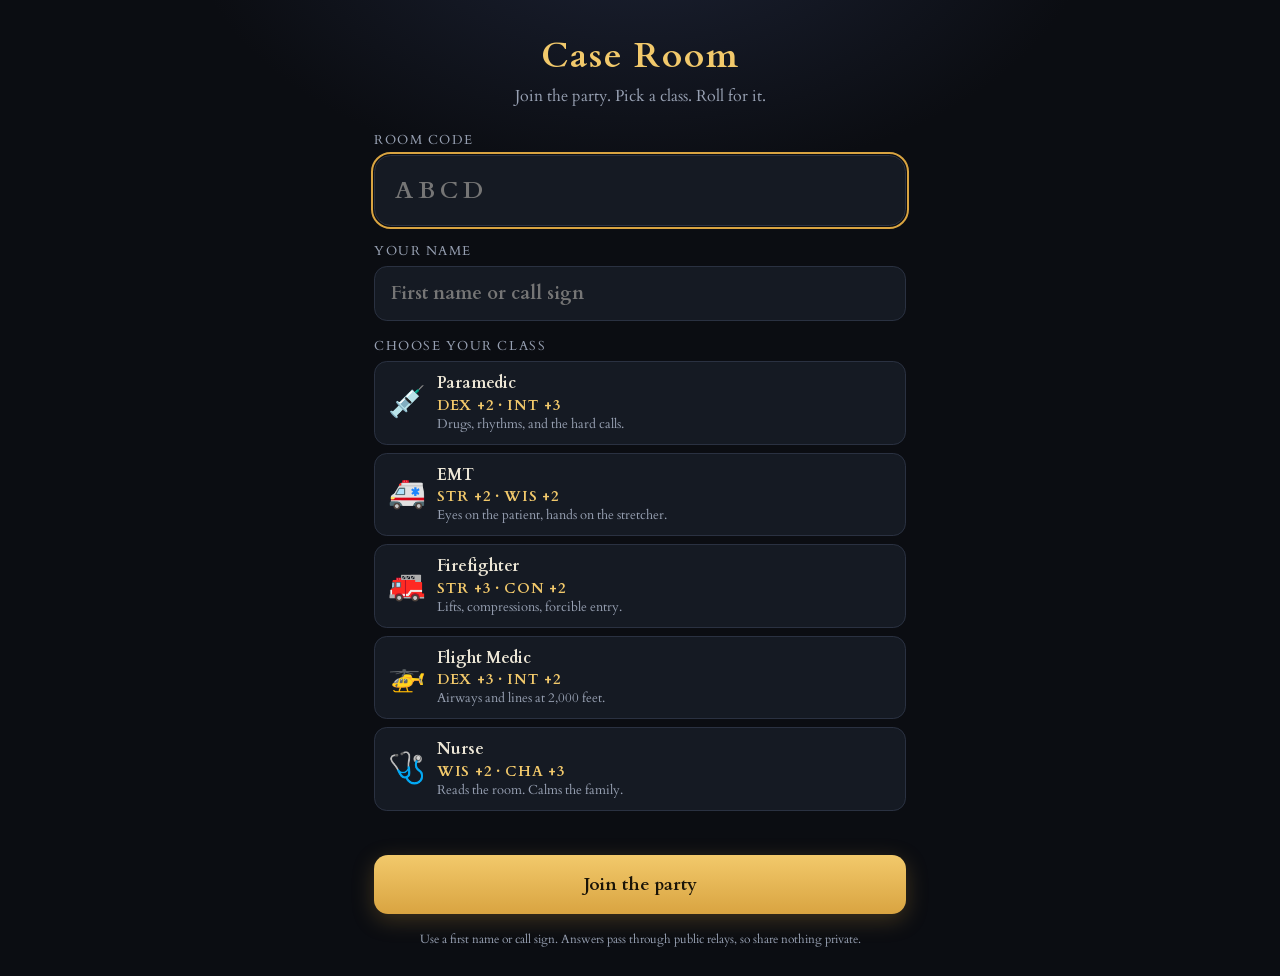
<file: index.html>
<!DOCTYPE html>
<html lang="en">
<head>
<meta charset="utf-8">
<!-- Security policy: only this site's own scripts run, and the page can only talk to the game relays
     (plus a local test relay). Keep it the first tag in <head>. -->
<meta http-equiv="Content-Security-Policy" content="default-src 'none'; script-src 'self'; style-src 'self' 'unsafe-inline'; font-src 'self'; img-src 'self' data:; connect-src 'self' wss://broker.emqx.io:8084 wss://broker.hivemq.com:8884 wss://mqtt.eclipseprojects.io ws://localhost:8883 ws://127.0.0.1:8883; worker-src blob:; base-uri 'none'; form-action 'none'; object-src 'none'">
<meta name="viewport" content="width=device-width, initial-scale=1, viewport-fit=cover">
<meta name="theme-color" content="#0b0d12">
<title>Case Room · Join</title>
<link rel="icon" href="assets/icon.svg" type="image/svg+xml">
<link rel="preload" href="fonts/cardo-latin-400-normal.woff2" as="font" type="font/woff2" crossorigin>
<link rel="preload" href="fonts/cardo-latin-700-normal.woff2" as="font" type="font/woff2" crossorigin>
<link rel="stylesheet" href="css/fonts.css">
<link rel="stylesheet" href="css/player.css">
</head>
<body class="player">
<main id="app">
  <section id="sJoin" hidden>
    <div class="brand"><h1>Case Room</h1><p>Join the party. Pick a class. Roll for it.</p></div>
    <form id="fJoin" autocomplete="off">
      <label class="fld"><span>Room code</span><input id="inCode" maxlength="8" inputmode="text" autocapitalize="characters" spellcheck="false" placeholder="ABCD"></label>
      <label class="fld"><span>Your name</span><input id="inName" maxlength="18" autocapitalize="words" spellcheck="false" placeholder="First name or call sign"></label>
      <div class="fld"><span>Choose your class</span><div class="cls-pick" id="clsPick"></div></div>
      <p class="err" id="joinErr"></p>
      <button class="primary" type="submit">Join the party</button>
    </form>
    <p class="fine">Use a first name or call sign. Answers pass through public relays, so share nothing private.</p>
  </section>
  <section id="sMain" hidden>
    <header class="ph"><span class="ph-room"></span><span class="ph-me"></span><span class="ph-xp"></span></header>
    <div class="status" id="status" hidden></div>
    <div id="content"></div>
    <footer class="pf"><span id="netDot" class="dot"></span><span id="netTxt"></span><button type="button" id="btnLeave" class="link">Not you?</button></footer>
  </section>
</main>
<script src="vendor/mqtt.min.js"></script>
<script src="js/rules.js"></script>
<script src="js/net.js"></script>
<script src="js/player.js"></script>
</body>
</html>
</file>
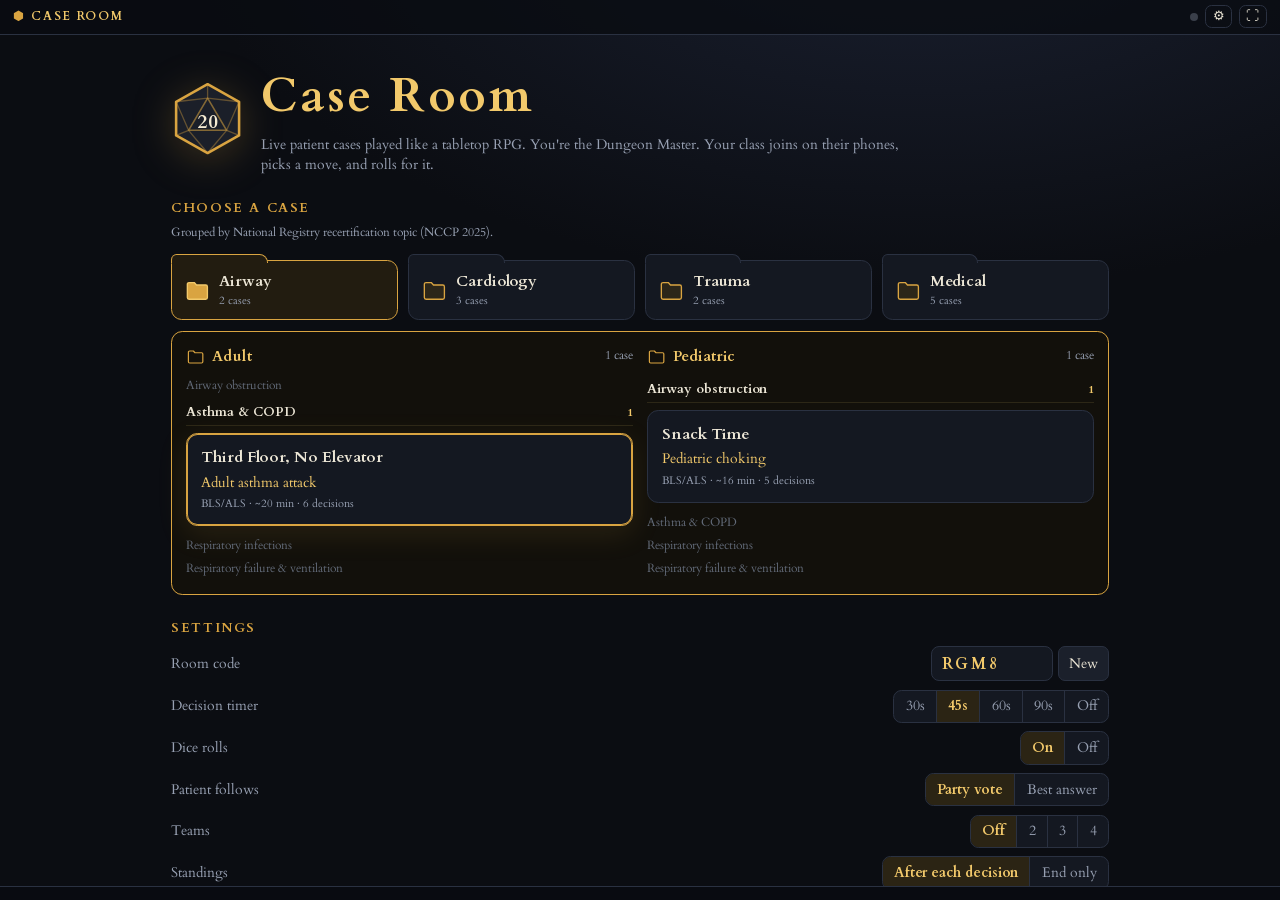
<file: host.html>
<!DOCTYPE html>
<html lang="en">
<head>
<meta charset="utf-8">
<!-- Security policy: only this site's own scripts run, and the page can only talk to the game relays
     (plus a local test relay). Keep it the first tag in <head>. -->
<meta http-equiv="Content-Security-Policy" content="default-src 'none'; script-src 'self'; style-src 'self' 'unsafe-inline'; font-src 'self'; img-src 'self' data:; connect-src 'self' wss://broker.emqx.io:8084 wss://broker.hivemq.com:8884 wss://mqtt.eclipseprojects.io ws://localhost:8883 ws://127.0.0.1:8883; worker-src blob:; base-uri 'none'; form-action 'none'; object-src 'none'">
<meta name="viewport" content="width=device-width, initial-scale=1">
<meta name="theme-color" content="#0b0d12">
<title>Case Room · DM Screen</title>
<link rel="icon" href="assets/icon.svg" type="image/svg+xml">
<link rel="preload" href="fonts/cardo-latin-400-normal.woff2" as="font" type="font/woff2" crossorigin>
<link rel="preload" href="fonts/cardo-latin-700-normal.woff2" as="font" type="font/woff2" crossorigin>
<link rel="stylesheet" href="css/fonts.css">
<link rel="stylesheet" href="css/host.css">
</head>
<body class="host">
<header class="bar">
  <div class="brand"><span class="brand-d20" aria-hidden="true">⬢</span>CASE ROOM <span class="case-title" id="barTitle"></span></div>
  <div class="bar-mid" id="barStep"></div>
  <div class="bar-right">
    <span class="chip join" id="barJoin" hidden></span>
    <span class="chip people" id="barParty" hidden></span>
    <span class="dot idle" id="barNet" title="Connection"></span>
    <button type="button" class="icon" id="btnRoll" title="Call for a roll (R)" hidden>🎲</button>
    <button type="button" class="icon" id="btnSettings" title="Settings">⚙︎</button>
    <button type="button" class="icon" id="btnFull" title="Full screen (F)">⛶</button>
  </div>
</header>
<main>
  <section id="vSetup" class="view"></section>
  <section id="vLobby" class="view" hidden></section>
  <section id="vGame" class="view" hidden>
    <div class="stage-left" id="left"></div>
    <div class="stage-right"><div class="hp" id="hp"></div><div id="monitor"></div></div>
  </section>
  <section id="vFinal" class="view" hidden></section>
</main>
<footer class="ctl"><span class="hint" id="hint"></span><button type="button" class="next" id="btnNext">Next ▸</button></footer>
<div class="modal" id="mRoll" hidden></div>
<div class="modal" id="mSettings" hidden></div>
<script src="vendor/mqtt.min.js"></script>
<script src="vendor/qrcode.js"></script>
<script src="js/rules.js"></script>
<script src="js/ecg.js"></script>
<script src="js/monitor.js"></script>
<script src="js/net.js"></script>
<script src="js/topics.js"></script>
<!-- Cases live in js/cases/<registry topic>/<adult|pediatric>/. Add a line here for each new case. -->
<script src="js/cases/airway/adult/third-floor.js"></script>
<script src="js/cases/cardiology/adult/kitchen-table.js"></script>
<script src="js/cases/cardiology/adult/match-point.js"></script>
<script src="js/cases/medical/adult/words-wont-come.js"></script>
<script src="js/cases/medical/adult/locked-door.js"></script>
<script src="js/cases/medical/adult/mile-25.js"></script>
<script src="js/cases/medical/adult/bus-stop.js"></script>
<script src="js/cases/trauma/adult/down-at-the-barrier.js"></script>
<script src="js/cases/airway/pediatric/snack-time.js"></script>
<script src="js/cases/cardiology/pediatric/wont-feed.js"></script>
<script src="js/cases/medical/pediatric/birthday-party.js"></script>
<script src="js/cases/trauma/pediatric/handlebars.js"></script>
<script src="js/host.js"></script>
</body>
</html>
</file>
<file: css/fonts.css>
/* Cardo by David J. Perry, bundled under the SIL Open Font License 1.1 (fonts/OFL.txt).
   Bundled rather than loaded from Google Fonts, so it works on networks that block font services. */
@font-face { font-family: 'Cardo'; font-style: normal; font-weight: 400; font-display: swap; src: url(../fonts/cardo-latin-400-normal.woff2) format('woff2'); }
@font-face { font-family: 'Cardo'; font-style: italic; font-weight: 400; font-display: swap; src: url(../fonts/cardo-latin-400-italic.woff2) format('woff2'); }
@font-face { font-family: 'Cardo'; font-style: normal; font-weight: 700; font-display: swap; src: url(../fonts/cardo-latin-700-normal.woff2) format('woff2'); }
@font-face { font-family: 'Cardo'; font-style: normal; font-weight: 400; font-display: swap; src: url(../fonts/cardo-latin-ext-400-normal.woff2) format('woff2'); unicode-range: ; }
@font-face { font-family: 'Cardo'; font-style: italic; font-weight: 400; font-display: swap; src: url(../fonts/cardo-latin-ext-400-italic.woff2) format('woff2'); unicode-range: ; }
@font-face { font-family: 'Cardo'; font-style: normal; font-weight: 700; font-display: swap; src: url(../fonts/cardo-latin-ext-700-normal.woff2) format('woff2'); unicode-range: ; }
</file>
<file: css/player.css>
/* Case Room — player phone */
:root {
  --bg: #0b0d12; --panel: #151a23; --panel2: #1c222d; --line: #2a3141; --text: #ece6d6; --muted: #98a1b3;
  --gold: #d9a441; --gold2: #f2c96b; --ok: #3ddc84; --bad: #ff5d6c;
  --A: #3ddc84; --B: #38c6f4; --C: #f5c542; --D: #ff6b9a;
  --serif: 'Cardo', Georgia, 'Times New Roman', serif;
  --sans: 'Cardo', Georgia, 'Times New Roman', serif;
  --num: 'Cardo', Georgia, 'Times New Roman', serif;
  --story: 'Cardo', Georgia, 'Times New Roman', serif;
}
* { box-sizing: border-box; -webkit-tap-highlight-color: transparent; }
html, body { margin: 0; min-height: 100%; }
[hidden] { display: none !important; }
body.player { background: radial-gradient(700px 420px at 50% -10%, #1c2234 0%, var(--bg) 65%) fixed, var(--bg); color: var(--text); font: 400 16px/1.45 var(--sans); -webkit-font-smoothing: antialiased; }
button { font: inherit; color: inherit; cursor: pointer; }
#app { max-width: 560px; margin: 0 auto; padding: max(12px, env(safe-area-inset-top)) 14px max(16px, env(safe-area-inset-bottom)); min-height: 100vh; }
.muted { color: var(--muted); }
.small { font-size: .85em; }
.center { text-align: center; }

/* join */
.brand { text-align: center; margin: 1.2em 0 1.4em; }
.brand h1 { font-family: var(--serif); color: var(--gold2); margin: 0; font-size: 2.2em; letter-spacing: .05em; }
.brand p { margin: .2em 0 0; color: var(--muted); }
.fld { display: grid; gap: .35em; margin-bottom: 1em; }
.fld > span { font-size: .8em; color: var(--muted); text-transform: uppercase; letter-spacing: .12em; }
.fld input { width: 100%; min-width: 0; background: var(--panel); border: 1px solid var(--line); border-radius: .7em; padding: .75em .85em; color: var(--text); font: 600 1.15em var(--sans); }
#inCode { font: 800 1.5em var(--num); letter-spacing: .2em; color: var(--gold2); text-transform: uppercase; }
.fld input:focus { outline: 2px solid var(--gold); outline-offset: 1px; }
.cls-pick { display: grid; gap: .5em; }
.cls { display: grid; grid-template-columns: auto 1fr; grid-template-rows: auto auto auto; column-gap: .7em; text-align: left; background: var(--panel); border: 1px solid var(--line); border-radius: .8em; padding: .65em .8em; }
.cls-i { grid-row: 1 / span 3; font-size: 1.9em; align-self: center; }
.cls-n { font-weight: 800; }
.cls-m { font: 700 .9em var(--num); color: var(--gold2); letter-spacing: .05em; }
.cls-b { font-size: .8em; color: var(--muted); }
.cls.on { border-color: var(--gold); background: #231e12; box-shadow: 0 0 0 1px var(--gold) inset; }
.err { color: var(--bad); min-height: 1.2em; margin: .2em 0 .6em; font-weight: 600; }
.primary { width: 100%; background: linear-gradient(180deg, var(--gold2), var(--gold)); color: #1a1408; border: 0; border-radius: .8em; padding: .95em; font-weight: 800; font-size: 1.1em; box-shadow: 0 6px 22px rgba(217, 164, 65, .25); }
.ghost { background: transparent; border: 1px solid var(--line); border-radius: .7em; padding: .6em 1em; margin-top: .6em; }
.fine { color: var(--muted); font-size: .75em; text-align: center; margin-top: 1.4em; }

/* main */
.ph { display: flex; align-items: center; gap: .6em; padding: .3em 0 .6em; border-bottom: 1px solid var(--line); margin-bottom: .7em; }
.ph-room { font: 800 1.1em var(--num); letter-spacing: .14em; color: var(--gold2); background: var(--panel); border: 1px solid #5a4520; border-radius: .5em; padding: .05em .5em; }
.ph-me { flex: 1; min-width: 0; overflow: hidden; text-overflow: ellipsis; white-space: nowrap; }
.ph-xp { font: 700 1em var(--num); color: var(--muted); letter-spacing: .04em; white-space: nowrap; }
.status { display: flex; align-items: center; gap: .9em; font: 600 .95em var(--num); letter-spacing: .03em; color: var(--muted); margin-bottom: .7em; flex-wrap: wrap; }
.status b { color: var(--text); font-size: 1.1em; }
.status .hp { position: relative; padding: .1em .55em; border-radius: .4em; background: #182619; color: #8ff0b8; overflow: hidden; }
.status .hp b { color: #c8ffe0; }
.status .hp i { position: absolute; left: 0; bottom: 0; height: 2px; background: var(--ok); }
.status .hp.low { background: #2a1418; color: #ff9aa5; }
.status .hp.low i { background: var(--bad); }
.card { background: var(--panel); border: 1px solid var(--line); border-radius: .9em; padding: .9em 1em; margin-bottom: .8em; }
.card h2 { font-family: var(--serif); margin: .2em 0; color: #fff7e6; font-size: 1.35em; }
.kicker { font-family: var(--serif); color: var(--gold); letter-spacing: .18em; text-transform: uppercase; font-size: .72em; font-weight: 700; }
.story { font: 500 1.05em/1.5 var(--story); margin: .4em 0 0; color: #efe4c9; }
.spin .d20 { width: 4.5em; height: 4.5em; animation: spin 3s linear infinite; }

/* character sheet */
.sheet-h { display: flex; gap: .8em; align-items: center; }
.sheet-i { font-size: 2.6em; }
.abs { display: grid; grid-template-columns: repeat(3, 1fr); gap: .45em; margin: .8em 0 .4em; }
.ab { background: var(--panel2); border: 1px solid var(--line); border-radius: .6em; padding: .45em .5em; display: grid; justify-items: center; text-align: center; }
.ab b { font: 800 .85em var(--num); letter-spacing: .12em; color: var(--muted); }
.ab span { font: 800 1.6em var(--num); line-height: 1.05; }
.ab i { font-style: normal; font-size: .62em; color: var(--muted); line-height: 1.2; }
.ab.hi { border-color: #6c5422; }
.ab.hi span { color: var(--gold2); }

/* question */
.q .prompt { font-size: 1.15em; font-weight: 700; margin: .3em 0 .7em; }
.timer { height: .45em; background: #222837; border-radius: 999px; overflow: hidden; margin-bottom: .8em; }
.timer .fill { height: 100%; width: 100%; background: linear-gradient(90deg, var(--gold), var(--gold2)); transition: width .25s linear; }
.timer .fill.low { background: var(--bad); }
.opts { display: grid; gap: .55em; }
.opt { display: flex; align-items: center; gap: .75em; width: 100%; text-align: left; background: var(--panel); border: 1px solid var(--line); border-left: .4em solid var(--c); border-radius: .8em; padding: .85em .9em; font-weight: 700; font-size: 1.05em; min-height: 3.6em; }
.opt:active { transform: scale(.985); background: var(--panel2); }
.key { flex: none; width: 1.9em; height: 1.9em; border-radius: .45em; display: inline-grid; place-items: center; background: var(--c); color: #0b0d12; font-weight: 900; }
.kA { --c: var(--A); } .kB { --c: var(--B); } .kC { --c: var(--C); } .kD { --c: var(--D); }
.mine { display: flex; align-items: center; gap: .7em; background: var(--panel); border: 1px solid var(--line); border-left: .4em solid var(--c); border-radius: .8em; padding: .7em .9em; font-weight: 700; margin-bottom: .8em; }

/* dice */
.roller { display: grid; justify-items: center; text-align: center; gap: .3em; padding: .6em 0 1em; }
.ab-call { font-family: var(--serif); font-size: 1.5em; color: var(--gold2); font-weight: 700; }
.ab-call b { font-family: var(--num); font-size: 1.1em; margin-left: .2em; }
.insp { color: var(--gold2); font-weight: 700; margin-top: .3em; }
.die-btn { background: transparent; border: 0; padding: .4em; display: flex; gap: .5em; justify-content: center; margin-top: .4em; }
.die-btn .d20 { width: 9.5em; height: 9.5em; filter: drop-shadow(0 10px 30px rgba(217, 164, 65, .3)); animation: bob 2.2s ease-in-out infinite; }
.die-btn .d20 + .d20 { width: 7.5em; height: 7.5em; }
.die-btn.rolling .d20 { animation: tumble .28s linear infinite; }
.tap { font: 700 1.2em var(--num); letter-spacing: .14em; text-transform: uppercase; color: var(--muted); }
.rolled { display: grid; justify-items: center; text-align: center; margin: .2em 0 .8em; }
.rolled-dice { display: flex; gap: .5em; align-items: center; }
.rolled-dice .d20 { width: 6em; height: 6em; animation: land .45s both; }
.rolled-dice .drop .d20 { width: 4em; height: 4em; opacity: .4; }
.rolled-t { font: 700 1.6em var(--num); letter-spacing: .04em; }
.rolled-t b { color: var(--gold2); font-size: 1.25em; }
.crit { font-family: var(--serif); color: var(--gold2); font-size: 1.5em; font-weight: 700; letter-spacing: .1em; animation: pulse 1s ease-in-out 3; }
.fumble { font-family: var(--serif); color: var(--bad); font-size: 1.3em; font-weight: 700; }
.ack { font-weight: 700; margin: 0 0 .2em; }
.ack.ok { color: var(--ok); }

/* results */
.result.pass { border-color: #23573a; background: #13221a; }
.result.miss { border-color: #6b2632; background: #24141a; }
.result.meh { border-color: #6b5a22; background: #221e12; }
.res-call { display: flex; align-items: center; gap: .6em; font-weight: 800; font-size: 1.1em; }
.res-call.g-best { color: var(--ok); } .res-call.g-ok { color: var(--C); } .res-call.g-wrong { color: var(--bad); }
.res-roll { display: flex; align-items: center; gap: .8em; margin-top: .6em; }
.res-roll .d20 { width: 3.6em; height: 3.6em; flex: none; }
.res-v { font: 800 1.35em var(--num); letter-spacing: .04em; }
.res-xp { font: 800 1.7em var(--num); color: var(--gold2); margin-top: .4em; }
.party .party-a { display: flex; align-items: center; gap: .6em; font-weight: 700; margin: .4em 0; }
.party-v { font-family: var(--serif); font-weight: 700; letter-spacing: .12em; font-size: 1.3em; }
.party.pass .party-v { color: var(--ok); } .party.miss .party-v { color: var(--bad); }
.party.hp-down { border-color: #6b2632; background: #1f1318; }
.party.hp-up { border-color: #23573a; background: #121e17; }
.php { float: right; font: 800 1.5em var(--num); letter-spacing: 0; }
.php.up { color: var(--ok); } .php.down { color: var(--bad); }
.party-v small { font-family: var(--sans); font-size: .55em; letter-spacing: 0; color: var(--muted); }
.party p { margin: .4em 0 0; font: 500 1em/1.45 var(--story); color: #efe4c9; }
.standing .rank { font: 800 4.2em var(--num); color: var(--gold2); line-height: 1; margin-top: .1em; }
.standing .rank small { font-size: .3em; color: var(--muted); margin-left: .3em; }
.standing .xp { font: 700 1.6em var(--num); }
.standing .xp .up { color: var(--ok); font-size: .8em; margin-left: .3em; }
.standing .lv { color: var(--muted); }
.lvbar { height: .4em; background: #222837; border-radius: 999px; overflow: hidden; margin: .6em auto 0; max-width: 16em; }
.lvbar div { height: 100%; background: linear-gradient(90deg, var(--gold), var(--gold2)); }
.fate.win { border-color: #23573a; background: #13221a; }
.fate.lose { border-color: #6b2632; background: #24141a; }

/* footer */
.pf { display: flex; align-items: center; gap: .5em; margin-top: 1.4em; color: var(--muted); font-size: .8em; }
.dot { width: .65em; height: .65em; border-radius: 50%; background: #555; display: inline-block; }
.dot.ok { background: var(--ok); box-shadow: 0 0 6px var(--ok); } .dot.warn { background: var(--C); } .dot.bad { background: var(--bad); }
.link { margin-left: auto; background: transparent; border: 0; color: var(--muted); text-decoration: underline; padding: .3em; }

@keyframes spin { to { transform: rotate(360deg); } }
@keyframes bob { 0%, 100% { transform: translateY(0) rotate(-4deg); } 50% { transform: translateY(-6px) rotate(4deg); } }
@keyframes tumble { 0% { transform: rotate(0) scale(1); } 50% { transform: rotate(180deg) scale(.9); } 100% { transform: rotate(360deg) scale(1); } }
@keyframes land { 0% { transform: scale(1.4) rotate(-40deg); } 70% { transform: scale(.94); } 100% { transform: none; } }
@keyframes pulse { 0%, 100% { transform: none; } 50% { transform: scale(1.12); } }
@media (prefers-reduced-motion: reduce) { *, *::before, *::after { animation-duration: .01ms !important; animation-iteration-count: 1 !important; } }

/* teams */
.tbadge { font-size: .7em; padding: .08em .5em; border-radius: 999px; border: 1px solid var(--tc); color: var(--tc); font-weight: 800; vertical-align: middle; margin-left: .25em; white-space: nowrap; }
.team-pick { display: grid; grid-template-columns: 1fr 1fr; gap: .5em; margin: .55em 0 .2em; }
.tp { display: grid; gap: .1em; text-align: left; background: var(--panel2); border: 1px solid var(--line); border-left: .4em solid var(--tc); border-radius: .7em; padding: .6em .7em; }
.tp b { color: var(--tc); }
.tp span { font-size: .75em; color: var(--muted); }
.tp.on { border-color: var(--tc); background: color-mix(in srgb, var(--tc) 14%, var(--panel2)); box-shadow: 0 0 0 1px var(--tc) inset; }
.team-card { border-color: var(--tc); }
.team-rank { font: 800 1.45em var(--num); color: var(--tc); letter-spacing: .03em; }
</file>
<file: css/host.css>
/* Case Room — DM screen. Built for a 16:9 projector; scales with the viewport. */
:root {
  --bg: #0b0d12; --panel: #141821; --panel2: #1b202b; --line: #2a3141; --text: #ece6d6; --muted: #98a1b3;
  --gold: #d9a441; --gold2: #f2c96b; --ink: #2b2217; --ok: #3ddc84; --bad: #ff5d6c;
  --A: #3ddc84; --B: #38c6f4; --C: #f5c542; --D: #ff6b9a;
  --ecg: #4dff88; --spo2: #4fd8ff; --co2: #ffd84d;
  --serif: 'Cardo', Georgia, 'Times New Roman', serif;
  --sans: 'Cardo', Georgia, 'Times New Roman', serif;
  --num: 'Cardo', Georgia, 'Times New Roman', serif;
  --story: 'Cardo', Georgia, 'Times New Roman', serif;
  --fs: clamp(14px, 1.1vw, 26px);
}
* { box-sizing: border-box; }
html, body { height: 100%; margin: 0; }
[hidden] { display: none !important; }
button { font: inherit; color: inherit; cursor: pointer; }
body.host {
  background: radial-gradient(1200px 640px at 72% -12%, #1b2132 0%, var(--bg) 62%) fixed, var(--bg);
  color: var(--text); font: 400 var(--fs)/1.42 var(--sans);
  display: grid; grid-template-rows: auto minmax(0, 1fr) auto; overflow: hidden;
  -webkit-font-smoothing: antialiased;
}

/* ---- top bar ---- */
.bar { display: flex; align-items: center; gap: 1em; padding: .45em 1.1em; border-bottom: 1px solid var(--line); background: rgba(9, 11, 16, .75); font-size: .85em; }
.brand { font-family: var(--serif); letter-spacing: .14em; color: var(--gold2); font-weight: 700; white-space: nowrap; display: flex; align-items: center; gap: .55em; min-width: 0; }
.brand-d20 { color: var(--gold); }
.brand .case-title { font-family: var(--sans); letter-spacing: 0; color: var(--muted); font-weight: 500; overflow: hidden; text-overflow: ellipsis; }
.bar-mid { flex: 1; text-align: center; color: var(--muted); font: 600 1.15em var(--num); letter-spacing: .08em; }
.bar-right { display: flex; align-items: center; gap: .55em; }
.chip { padding: .22em .75em; border-radius: 999px; background: var(--panel2); border: 1px solid var(--line); font-weight: 600; white-space: nowrap; }
.chip.join { color: var(--gold2); border-color: #5a4520; font: 700 1.2em var(--num); letter-spacing: .08em; }
.dot { width: .72em; height: .72em; border-radius: 50%; background: #555; display: inline-block; flex: none; }
.dot.ok { background: var(--ok); box-shadow: 0 0 8px var(--ok); }
.dot.warn { background: var(--C); }
.dot.bad { background: var(--bad); }
.dot.idle { background: #3a3f4a; }
.icon { background: transparent; border: 1px solid var(--line); border-radius: .5em; padding: .15em .5em; font-size: 1.1em; line-height: 1.3; }
.icon:disabled { opacity: .3; cursor: default; }

main { min-height: 0; position: relative; }
.view { height: 100%; min-height: 0; }

/* ---- footer controls ---- */
.ctl { display: flex; align-items: center; justify-content: flex-end; gap: 1em; padding: .45em 1.1em; border-top: 1px solid var(--line); background: rgba(9, 11, 16, .75); }
.hint { color: var(--muted); font-size: .8em; margin-right: auto; }
.next, .primary { background: linear-gradient(180deg, var(--gold2), var(--gold)); color: #1a1408; border: 0; border-radius: .6em; padding: .55em 1.3em; font-weight: 800; letter-spacing: .02em; box-shadow: 0 4px 18px rgba(217, 164, 65, .22); }
.next:active, .primary:active { transform: translateY(1px); }
.ghost { background: transparent; border: 1px solid var(--line); border-radius: .6em; padding: .5em .9em; color: var(--text); }
.ghost:hover { border-color: var(--gold); }
.muted { color: var(--muted); }
.small { font-size: .8em; }

/* ---- setup ---- */
#vSetup { overflow: auto; }
.setup { max-width: 980px; margin: 0 auto; padding: 2em 1.5em 3em; }
.hero { display: flex; gap: 1.2em; align-items: center; }
.hero h1 { font-family: var(--serif); font-size: clamp(2em, 4vw, 3.4em); margin: 0; color: var(--gold2); letter-spacing: .05em; }
.hero p { margin: .3em 0 0; color: var(--muted); max-width: 46em; }
.crest .d20 { width: 5.2em; height: 5.2em; display: block; filter: drop-shadow(0 6px 20px rgba(217, 164, 65, .25)); }
.setup h2 { font-family: var(--serif); color: var(--gold); letter-spacing: .12em; font-size: .95em; text-transform: uppercase; margin: 1.8em 0 .6em; }
.cases { display: grid; grid-template-columns: repeat(auto-fill, minmax(16em, 1fr)); gap: .7em; }
.case { display: grid; gap: .25em; text-align: left; background: var(--panel); border: 1px solid var(--line); border-radius: .8em; padding: .9em 1em; }
.case.on { border-color: var(--gold); box-shadow: 0 0 0 1px var(--gold) inset, 0 8px 30px rgba(217, 164, 65, .12); }
.case-t { font-weight: 800; font-size: 1.1em; }
.case-s { color: var(--gold2); }
.case-m { color: var(--muted); font-size: .8em; }

/* case library: Registry topic folders → Adult / Pediatric subfolders → cases */
.lib-note { margin: -.2em 0 1.1em; color: var(--muted); font-size: .85em; }
.folders { display: grid; grid-template-columns: repeat(auto-fit, minmax(9em, 1fr)); gap: .7em; }
.folder { position: relative; display: grid; grid-template-columns: auto 1fr; column-gap: .6em; align-items: center; text-align: left; background: var(--panel); border: 1px solid var(--line); border-radius: .25em .75em .75em .75em; padding: .7em .85em; margin-top: .45em; transition: background .15s, border-color .15s; }
.folder::before { content: ''; position: absolute; left: -1px; top: -.5em; width: 42%; height: .55em; background: inherit; border: 1px solid var(--line); border-bottom: 0; border-radius: .4em .6em 0 0; }
.folder:hover { border-color: #4a4130; }
.folder.on { background: #221c10; border-color: var(--gold); }
.folder.on::before { border-color: var(--gold); }
.folder .fold-i { grid-row: 1 / span 2; width: 1.9em; height: 1.9em; fill: #2c2619; stroke: var(--gold); stroke-width: 1.2; stroke-linejoin: round; }
.folder.on .fold-i { fill: var(--gold); stroke: var(--gold2); }
.fold-n { font-weight: 700; font-size: 1.08em; }
.fold-c { color: var(--muted); font-size: .8em; }
.subfolders { display: grid; grid-template-columns: 1fr 1fr; gap: 1em; margin-top: .8em; padding: 1em; background: #12100b; border: 1px solid var(--gold); border-radius: .8em; }
.subfolders[hidden] { display: none; }
.subfolder { display: grid; gap: .6em; align-content: start; }
.sub-h { display: flex; align-items: center; gap: .45em; color: var(--gold2); font-weight: 700; font-size: 1.05em; letter-spacing: .03em; }
.sub-h .fold-i { width: 1.3em; height: 1.3em; fill: none; stroke: var(--gold); stroke-width: 1.5; stroke-linejoin: round; }
.sub-h small { margin-left: auto; color: var(--muted); font-weight: 400; font-size: .78em; letter-spacing: 0; }
.sub-cases { display: grid; gap: .15em; }
.subtopic { display: grid; gap: .4em; }
.st-h { display: flex; align-items: baseline; gap: .5em; padding: .35em 0 .2em; border-bottom: 1px solid #2c2717; color: var(--text); font-weight: 700; font-size: .95em; }
.st-h small { margin-left: auto; color: var(--gold2); font-weight: 700; }
.subtopic.st-none .st-h { padding: .12em 0; border-bottom-color: transparent; color: #626a78; font-weight: 400; font-size: .86em; }
.st-cases { display: grid; gap: .55em; margin: .15em 0 .55em; }
@media (max-width: 760px) { .subfolders { grid-template-columns: 1fr; } }
.settings { display: grid; gap: .6em; }
.row { display: flex; align-items: center; justify-content: space-between; gap: .6em 1em; flex-wrap: wrap; }
.row > span:first-child { color: var(--muted); }
.seg { display: inline-flex; background: var(--panel); border: 1px solid var(--line); border-radius: .6em; overflow: hidden; flex-wrap: wrap; }
.seg button { background: transparent; border: 0; padding: .4em .8em; color: var(--muted); border-right: 1px solid var(--line); }
.seg button:last-child { border-right: 0; }
.seg button.on { background: #2b2414; color: var(--gold2); font-weight: 700; }
.code-in { display: inline-flex; gap: .4em; }
.code-in input { background: var(--panel); border: 1px solid var(--line); color: var(--gold2); border-radius: .5em; padding: .35em .6em; font: 700 1.15em var(--num); letter-spacing: .16em; width: 7.5em; text-transform: uppercase; }
.code-in button { background: var(--panel2); border: 1px solid var(--line); border-radius: .5em; padding: .35em .7em; }
.resume { display: flex; justify-content: space-between; align-items: center; gap: 1em; background: #1d1a10; border: 1px solid #5a4520; border-radius: .7em; padding: .7em 1em; margin-top: 1.4em; }
.resume button { background: linear-gradient(180deg, var(--gold2), var(--gold)); color: #1a1408; border: 0; border-radius: .5em; padding: .45em 1em; font-weight: 800; }
.primary.big { font-size: 1.2em; padding: .8em 1.7em; margin-top: 1.6em; }
.fine { color: var(--muted); font-size: .75em; margin-top: 1.5em; }

/* ---- lobby ---- */
#vLobby { display: grid; place-items: center; padding: 1.4em; overflow: auto; }
.lobby { display: grid; grid-template-columns: minmax(0, 1fr) minmax(0, 1.25fr); gap: 2.5em; width: min(1560px, 100%); align-items: center; }
.join { display: grid; justify-items: center; gap: .6em; text-align: center; }
.qr { width: min(44vh, 30vw); background: #fff; border-radius: 1em; padding: .5em; box-shadow: 0 20px 60px rgba(0, 0, 0, .5), 0 0 0 .35em rgba(217, 164, 65, .35); }
.qr svg { display: block; width: 100%; height: auto; }
.join-url { color: var(--muted); font-size: 1.1em; }
.join-url b { color: var(--text); }
.code-big { display: flex; align-items: baseline; gap: .6em; }
.code-big span { color: var(--muted); text-transform: uppercase; letter-spacing: .2em; font-size: .85em; }
.code-big b { font: 800 clamp(2.6em, 6vw, 6.2em) var(--num); letter-spacing: .14em; color: var(--gold2); line-height: 1; }
.kicker { font-family: var(--serif); color: var(--gold); letter-spacing: .2em; text-transform: uppercase; font-size: .8em; font-weight: 700; }
.join .kicker { font-size: 1.1em; }
.roster-h h2 { font-family: var(--serif); margin: 0; font-size: 1.7em; color: #fff7e6; }
.party { display: grid; grid-template-columns: repeat(auto-fill, minmax(12em, 1fr)); gap: .6em; margin: 1em 0; max-height: 56vh; overflow: auto; align-content: start; }
.pc { display: grid; grid-template-columns: auto 1fr auto; grid-template-rows: auto auto; column-gap: .6em; align-items: center; background: var(--panel); border: 1px solid var(--line); border-radius: .7em; padding: .5em .7em; animation: pop .4s both; }
.pc-i { grid-row: 1 / span 2; font-size: 1.6em; }
.pc-n { font-weight: 700; overflow: hidden; text-overflow: ellipsis; white-space: nowrap; }
.pc-c { grid-column: 2; color: var(--muted); font-size: .75em; }
.pc-x { grid-row: 1 / span 2; grid-column: 3; background: transparent; border: 0; color: var(--muted); opacity: .45; padding: .2em .4em; }
.pc-x:hover { opacity: 1; color: var(--bad); }
.empty { color: var(--muted); padding: 1.2em; border: 1px dashed var(--line); border-radius: .7em; grid-column: 1 / -1; }
.lobby-actions { display: flex; gap: .6em; flex-wrap: wrap; }

/* ---- game ---- */
#vGame { display: grid; grid-template-columns: minmax(0, 1.35fr) minmax(0, 1fr); gap: 1.2em; padding: 1em 1.2em; }
body.wide-ecg #vGame { grid-template-columns: minmax(0, 1fr); }
body.wide-ecg .stage-right { display: none; }
.ecg-q { display: grid; grid-template-columns: auto minmax(15em, 1fr); gap: 1.1em; align-items: start; }
.ecg-q .ecg12 { width: min(66vw, calc((100vh - 15.5em) * 2.05)); max-width: none; margin: 0; }
.ecg-side .opts { grid-template-columns: 1fr; }
.ecg-side .progress { margin-top: .8em; }
.stage-left { min-height: 0; overflow: auto; padding-right: .4em; scrollbar-width: thin; }
.stage-right { display: grid; grid-template-rows: auto minmax(0, 1fr); gap: .8em; min-height: 0; }
#monitor { min-height: 0; }
.title { font-family: var(--serif); font-size: clamp(1.6em, 2.5vw, 3em); margin: .12em 0 .45em; line-height: 1.12; color: #fff7e6; }
.readaloud { background: linear-gradient(180deg, #f4e9d0, #e9dab7); color: var(--ink); border-radius: .45em; padding: 1em 1.25em; font: 500 clamp(1.05em, 1.55vw, 1.95em)/1.5 var(--story); box-shadow: 0 12px 34px rgba(0, 0, 0, .38), inset 0 0 0 1px rgba(80, 60, 20, .25); border-left: .38em solid #8a6a2a; }
.prompt { font-size: clamp(1.05em, 1.5vw, 1.85em); margin: .1em 0 .7em; font-weight: 600; }
.opts { display: grid; grid-template-columns: 1fr 1fr; gap: .7em; }
.opt { display: flex; align-items: center; gap: .7em; padding: .75em .9em; background: var(--panel); border: 1px solid var(--line); border-radius: .7em; font-size: clamp(.95em, 1.22vw, 1.5em); font-weight: 600; min-height: 3.5em; border-left: .42em solid var(--c); }
.key { flex: none; width: 1.9em; height: 1.9em; border-radius: .45em; display: inline-grid; place-items: center; background: var(--c); color: #0b0d12; font-weight: 900; }
.kA { --c: var(--A); } .kB { --c: var(--B); } .kC { --c: var(--C); } .kD { --c: var(--D); }
.progress { display: flex; align-items: center; gap: 1em; margin-top: 1em; }
.timer { flex: 1; height: .55em; background: #222837; border-radius: 999px; overflow: hidden; }
.timer .fill { height: 100%; width: 100%; background: linear-gradient(90deg, var(--gold), var(--gold2)); transition: width .25s linear; }
.timer .fill.low { background: var(--bad); }
.pcount { font: 600 1.05em var(--num); color: var(--muted); letter-spacing: .04em; white-space: nowrap; }
.tokens { display: flex; flex-wrap: wrap; gap: .35em; margin-top: .7em; }
.tok { font-size: .75em; padding: .18em .6em; border-radius: 999px; background: #1d2330; border: 1px solid var(--line); animation: pop .3s both; }
.tok.rolled { border-color: #6c5422; color: var(--gold2); }
.ecg12 { width: 100%; max-width: min(100%, calc((100vh - 21em) * 2.05)); display: block; border-radius: .4em; margin: .2em 0 .8em; box-shadow: 0 6px 24px rgba(0, 0, 0, .4); }
.ecg12.small { margin-top: 1em; max-width: 100%; }
.ecg-strip { width: 100%; display: block; margin-top: .6em; border-radius: .3em; }
.callroll { display: flex; align-items: center; gap: 1.3em; margin: 1.2em 0; }
.die-big .d20 { width: 7em; height: 7em; display: block; animation: wobble 2.4s ease-in-out infinite; filter: drop-shadow(0 8px 30px rgba(217, 164, 65, .3)); }
.ab-big { font-family: var(--serif); font-size: 2em; color: var(--gold2); font-weight: 700; }

/* reveal */
.title.sm { font-size: clamp(1.4em, 2vw, 2.4em); margin-bottom: .3em; }
.rv-top { display: grid; grid-template-columns: minmax(0, 1.12fr) minmax(0, 1fr); gap: .8em; align-items: start; margin-bottom: .7em; }
.votes { display: grid; gap: .3em; }
.vote { display: grid; grid-template-columns: auto minmax(0, 1fr) auto auto; align-items: center; gap: .6em; background: transparent; border: 1px solid transparent; border-radius: .6em; padding: .2em .35em; text-align: left; }
.vote:hover { border-color: var(--line); }
.vbar { position: relative; min-height: 2.05em; background: #1a1f2a; border-radius: .45em; overflow: hidden; display: flex; align-items: center; }
.vfill { position: absolute; inset: 0 auto 0 0; background: var(--c); opacity: .38; transition: width .9s cubic-bezier(.2, .8, .2, 1); }
.vtxt { position: relative; z-index: 1; padding: .25em .65em; font-weight: 600; font-size: .88em; line-height: 1.2; display: -webkit-box; -webkit-line-clamp: 2; -webkit-box-orient: vertical; overflow: hidden; }
.vnum { font: 700 1.35em var(--num); min-width: 1.6em; text-align: right; }
.vgrade { width: 1.4em; text-align: center; font-weight: 900; font-size: 1.1em; }
.g-best .vgrade { color: var(--ok); } .g-ok .vgrade { color: var(--C); } .g-wrong .vgrade { color: var(--bad); }
.vote.party { border-color: var(--gold); box-shadow: 0 0 0 1px var(--gold) inset, 0 0 26px rgba(217, 164, 65, .16); }
.check { background: var(--panel); border: 1px solid var(--line); border-radius: .8em; padding: .65em .85em; }
.check.wide { margin-bottom: .7em; }
.rv-top .check-l { font-size: .95em; line-height: 1.35; }
.rv-top .verdict { margin-top: .25em; }
.harm { color: #ffb36b; font-weight: 700; font-size: .85em; margin-top: .15em; }
.check-h { display: flex; align-items: center; justify-content: space-between; gap: 1em; flex-wrap: wrap; }
.check-l b { color: var(--gold2); }
.verdict { font-family: var(--serif); font-weight: 700; letter-spacing: .14em; font-size: 1.35em; animation: pop .5s .35s both; }
.check.ok .verdict { color: var(--ok); } .check.no .verdict { color: var(--bad); }
.verdict small { font-family: var(--sans); font-size: .5em; letter-spacing: 0; color: var(--muted); margin-left: .5em; font-weight: 600; }
.dice-row { display: flex; flex-wrap: wrap; gap: .5em .35em; margin-top: .55em; }
.chip-die { display: grid; justify-items: center; width: 4.3em; text-align: center; animation: roll-in .55s both; }
.chip-die:nth-child(2) { animation-delay: .06s; } .chip-die:nth-child(3) { animation-delay: .12s; } .chip-die:nth-child(4) { animation-delay: .18s; }
.chip-die:nth-child(5) { animation-delay: .24s; } .chip-die:nth-child(6) { animation-delay: .3s; } .chip-die:nth-child(n+7) { animation-delay: .36s; }
.chip-die .d20 { width: 2.6em; height: 2.6em; display: block; }
.cd-n { font-size: .62em; max-width: 100%; overflow: hidden; text-overflow: ellipsis; white-space: nowrap; color: var(--muted); }
.cd-t { font: 600 .72em var(--num); color: var(--text); }
.chip-die.crit .d20 { filter: drop-shadow(0 0 9px var(--gold2)); }
.chip-die.fumble .d20 { filter: drop-shadow(0 0 9px #ff2a3d); }
.chip-die.miss { opacity: .72; }
.chip-more { align-self: center; color: var(--muted); font-size: .85em; }
.callout { margin-top: .45em; font-weight: 700; }
.callout.crit { color: var(--gold2); } .callout.fumble { color: #ff8a96; }
.outcome { border-radius: .8em; padding: .75em 1em; margin-bottom: .7em; position: relative; background: #13241a; border: 1px solid #23573a; animation: fade-up .5s .5s both; }
.outcome.no { background: #2a1418; border-color: #6b2632; }
.outcome.neutral { background: #182030; border-color: #33415a; }
.outcome-t { font-weight: 800; margin-bottom: .15em; padding-right: 4em; }
.outcome p { margin: .15em 0; font-size: 1.05em; }
.outcome > p:first-child { padding-right: 4.5em; } /* roll results have no title line: keep the note clear of the HP badge */
.hpd { position: absolute; top: .55em; right: .9em; font: 800 1.35em var(--num); }
.hpd.up { color: var(--ok); } .hpd.down { color: var(--bad); }
.lesson { background: linear-gradient(180deg, #f4e9d0, #e9dab7); color: var(--ink); border-radius: .6em; padding: .75em 1em; border-left: .38em solid #8a6a2a; animation: fade-up .5s 1.1s both; }
.lesson-h { font-family: var(--serif); font-weight: 700; letter-spacing: .06em; color: #6b4f1d; margin-bottom: .2em; }
.lesson p { margin: 0; font: 500 1.03em/1.45 var(--story); }
.dm-tools { display: flex; gap: .5em; align-items: center; margin-top: .8em; font-size: .78em; flex-wrap: wrap; }
.dm-tools button { background: transparent; border: 1px solid var(--line); border-radius: .5em; padding: .28em .7em; color: var(--muted); }
.dm-tools button:hover { color: var(--text); border-color: var(--gold); }

/* standings */
.board { list-style: none; padding: 0; margin: 0; display: grid; gap: .45em; }
.board li { display: grid; grid-template-columns: 2em 2em minmax(0, 1fr) auto auto auto; align-items: center; gap: .7em; background: var(--panel); border: 1px solid var(--line); border-radius: .7em; padding: .5em .8em; font-size: 1.1em; animation: slide-in .45s both; }
.board li:nth-child(2) { animation-delay: .05s; } .board li:nth-child(3) { animation-delay: .1s; } .board li:nth-child(n+4) { animation-delay: .15s; }
.board li:first-child { border-color: #6c5422; background: linear-gradient(90deg, #2a2312, var(--panel)); }
.b-rank { font: 800 1.35em var(--num); color: var(--gold); text-align: center; }
.b-icon { font-size: 1.3em; text-align: center; }
.b-name { font-weight: 700; min-width: 0; overflow: hidden; text-overflow: ellipsis; white-space: nowrap; }
.b-name small { display: block; font-weight: 500; color: var(--muted); font-size: .7em; }
.b-xp { font: 700 1.25em var(--num); }
.b-delta { color: var(--ok); font: 700 1em var(--num); }
.b-insp { background: transparent; border: 1px solid var(--line); border-radius: .5em; padding: .05em .45em; color: var(--gold2); }
.board li.insp { border-color: var(--gold); }
.board.compact li { font-size: .95em; grid-template-columns: 2em 2em minmax(0, 1fr) auto; }

/* ---- patient HP ---- */
.hp { display: grid; grid-template-columns: auto minmax(0, 1fr) auto; align-items: center; gap: .8em; padding: .5em .85em; background: var(--panel); border: 1px solid var(--line); border-radius: .8em; position: relative; }
.hp-l { font-family: var(--serif); color: #ff8a96; font-weight: 700; letter-spacing: .08em; white-space: nowrap; }
.hp-track { height: 1.05em; background: #261216; border-radius: 999px; overflow: hidden; border: 1px solid #47202a; }
.hp-fill { height: 100%; width: 100%; background: linear-gradient(90deg, #219150, #3ddc84); transition: width 1s cubic-bezier(.2, .8, .2, 1), background .6s; }
.hp.low .hp-fill { background: linear-gradient(90deg, #a51d2b, #ff5d6c); }
.hp-num { font: 700 1.25em var(--num); min-width: 4.5em; text-align: right; }
.hp.dead .hp-l::after { content: ' · CODING'; color: var(--bad); }
.hp.hit { animation: shake .5s; }
.hp.heal { animation: glow 1.1s; }
.hp-float { position: absolute; right: 1em; top: -.3em; font: 800 1.7em var(--num); animation: float-up 1.8s forwards; pointer-events: none; }
.hp-float.down { color: var(--bad); } .hp-float.up { color: var(--ok); }

/* ---- monitor ---- */
.mon { display: grid; grid-template-columns: minmax(0, 1fr) minmax(5.5em, 25%); grid-template-rows: minmax(0, 1fr) auto; height: 100%; background: #030405; border: 1px solid #20262f; border-radius: .8em; overflow: hidden; box-shadow: inset 0 0 40px rgba(0, 0, 0, .7), 0 10px 40px rgba(0, 0, 0, .35); container-type: size; }
.mon-wave { position: relative; grid-row: 1; grid-column: 1; min-height: 0; }
.mon-wave canvas { position: absolute; inset: 0; }
.mon-lbl { position: absolute; left: .6em; font: 600 .72em var(--num); letter-spacing: .1em; opacity: .85; }
.mon-lbl.ecg { color: var(--ecg); } .mon-lbl.spo2 { color: var(--spo2); } .mon-lbl.co2 { color: var(--co2); }
.mon-nums { grid-row: 1; grid-column: 2; display: grid; grid-template-rows: repeat(3, minmax(0, 1fr)); border-left: 1px solid #161b22; }
.mn { display: flex; flex-direction: column; justify-content: center; padding: .15em .6em; position: relative; line-height: 1; min-width: 0; }
.mn b { font: 600 .72em var(--num); letter-spacing: .1em; opacity: .9; }
.mn .v { font: 700 clamp(1.5em, 13cqh, 4.6em) var(--num); letter-spacing: .01em; }
.mn i { font-style: normal; font-size: .65em; opacity: .65; }
.mn.hr { color: var(--ecg); } .mn.spo2 { color: var(--spo2); } .mn.co2 { color: var(--co2); }
.mon-foot { grid-row: 2; grid-column: 1 / span 2; display: flex; align-items: center; gap: 1.5em; padding: .35em .8em; border-top: 1px solid #161b22; color: #e8e8e8; min-height: 0; }
.mon-foot .mn { flex-direction: row; align-items: baseline; gap: .5em; padding: 0; }
.mn.nibp { color: #ff9db0; }
.mn.nibp .v { font-size: clamp(1.3em, 8cqh, 3.1em); }
.mn.nibp .map { font-size: .9em; opacity: .8; }
.mn.nibp.cycling .v { font-size: clamp(1em, 5cqh, 1.7em); opacity: .8; font-style: italic; letter-spacing: .05em; }
.mn.rr .v { font-size: clamp(1.2em, 7cqh, 2.6em); }
.mn.alarm { animation: alarm 1s steps(2, jump-none) infinite; border-radius: .3em; }
.mn.alarm .v { color: #fff; }
.mon-rhythm { margin-left: auto; color: var(--ecg); font: 600 1em var(--num); letter-spacing: .06em; text-align: right; }
.mon-off { position: absolute; inset: 0; display: none; place-items: center; color: #4f5763; font: 600 1.1em var(--num); letter-spacing: .14em; text-transform: uppercase; }
.mon.off .mon-off { display: grid; }

/* ---- final ---- */
#vFinal { overflow: auto; padding: 1.2em 1.4em; }
.final { display: grid; grid-template-columns: minmax(0, 1.3fr) minmax(0, 1fr); gap: 2em; max-width: 1600px; margin: 0 auto; }
.points { font-size: 1.1em; line-height: 1.55; margin: 1em 0; }
.points li { margin: .3em 0; }
.fate { margin-top: 1em; padding: .8em 1em; border-radius: .8em; background: #13241a; border: 1px solid #23573a; font-size: 1.1em; }
.fate.lose { background: #2a1418; border-color: #6b2632; }
.fate p { margin: .3em 0 0; color: var(--muted); }
.final-r h2 { font-family: var(--serif); color: var(--gold); letter-spacing: .08em; }
.mvp { display: grid; grid-template-columns: auto 1fr; gap: .1em .6em; align-items: center; font-size: 1.35em; padding: .6em .9em; border-radius: .8em; margin-bottom: .8em; background: linear-gradient(90deg, #3a2c0a, #1b1708); border: 1px solid #6c5422; }
.mvp span { grid-column: 2; font-size: .62em; color: var(--gold2); }
.final-actions { display: flex; gap: .6em; margin-top: 1.2em; flex-wrap: wrap; }

/* ---- modals ---- */
.modal { position: fixed; inset: 0; background: rgba(0, 0, 0, .62); display: grid; place-items: center; z-index: 20; }
.modal-card { background: var(--panel); border: 1px solid var(--line); border-radius: 1em; padding: 1.2em 1.4em; width: min(760px, 94vw); max-height: 90vh; overflow: auto; box-shadow: 0 30px 80px rgba(0, 0, 0, .6); }
.modal-card h2 { font-family: var(--serif); margin: 0 0 .3em; color: var(--gold2); }
.ab-grid { display: grid; grid-template-columns: repeat(3, 1fr); gap: .5em; margin: .8em 0; }
.ab-grid button { background: var(--panel2); border: 1px solid var(--line); border-radius: .6em; padding: .6em .7em; display: grid; gap: .1em; text-align: left; }
.ab-grid button b { font: 800 1.25em var(--num); letter-spacing: .1em; color: var(--gold2); }
.ab-grid button span { font-size: .72em; color: var(--muted); }
.ab-grid button.on { border-color: var(--gold); background: #2b2414; }
#rollText { width: 100%; margin: .9em 0 .2em; background: var(--bg); border: 1px solid var(--line); border-radius: .5em; padding: .6em .7em; color: var(--text); font: inherit; }
.modal-actions { display: flex; justify-content: flex-end; gap: .6em; margin-top: 1em; }

/* ---- motion ---- */
@keyframes pop { from { transform: scale(.6); opacity: 0; } to { transform: none; opacity: 1; } }
@keyframes roll-in { from { transform: scale(.3) rotate(-200deg); opacity: 0; } to { transform: none; opacity: 1; } }
@keyframes fade-up { from { transform: translateY(.6em); opacity: 0; } to { transform: none; opacity: 1; } }
@keyframes slide-in { from { transform: translateX(-1em); opacity: 0; } to { transform: none; opacity: 1; } }
@keyframes wobble { 0%, 100% { transform: rotate(-8deg); } 50% { transform: rotate(8deg) scale(1.04); } }
@keyframes shake { 0%, 100% { transform: none; } 20% { transform: translateX(-6px); } 40% { transform: translateX(6px); } 60% { transform: translateX(-4px); } 80% { transform: translateX(3px); } }
@keyframes glow { 0% { box-shadow: 0 0 0 0 rgba(61, 220, 132, .6); } 100% { box-shadow: 0 0 0 1em rgba(61, 220, 132, 0); } }
@keyframes float-up { 0% { transform: translateY(.4em); opacity: 0; } 15% { opacity: 1; } 100% { transform: translateY(-1.5em); opacity: 0; } }
@keyframes alarm { 0% { background: transparent; } 50% { background: rgba(255, 40, 60, .38); } }
@media (prefers-reduced-motion: reduce) { *, *::before, *::after { animation-duration: .01ms !important; animation-iteration-count: 1 !important; transition-duration: .01ms !important; } }

/* ---- small screens (testing the DM screen on a phone) ---- */
@media (max-width: 900px) {
  :root { --fs: 15px; }
  body.host { overflow: auto; height: auto; min-height: 100%; grid-template-rows: auto auto auto; }
  .bar { position: sticky; top: 0; z-index: 5; flex-wrap: wrap; gap: .5em; }
  .brand .case-title, .bar-mid { display: none; }
  .bar-right { margin-left: auto; }
  .view { height: auto; }
  #vGame, body.wide-ecg #vGame { grid-template-columns: 1fr; padding: .8em; }
  .rv-top { grid-template-columns: 1fr; }
  .ecg-q { grid-template-columns: 1fr; }
  .ecg-q .ecg12 { width: 100%; }
  .stage-left { overflow: visible; }
  .stage-right { grid-template-rows: auto 62vw; }
  .opts { grid-template-columns: 1fr; }
  .ecg12 { max-width: 100%; }
  .lobby { grid-template-columns: 1fr; gap: 1.2em; }
  .qr { width: min(72vw, 340px); }
  .final { grid-template-columns: 1fr; }
  .ctl { position: sticky; bottom: 0; z-index: 5; }
  .hint { display: none; }
  .ab-grid { grid-template-columns: repeat(2, 1fr); }
  .board li { grid-template-columns: 1.6em 1.6em minmax(0, 1fr) auto auto; }
  .board li .b-delta { display: none; }
}

/* ---- teams ---- */
.teams-grid { grid-column: 1 / -1; display: grid; grid-template-columns: repeat(var(--n), minmax(0, 1fr)); gap: .8em; align-items: start; }
.team-col { display: grid; gap: .45em; align-content: start; padding: .6em; border-radius: .8em; background: color-mix(in srgb, var(--tc) 8%, var(--panel)); border: 1px solid color-mix(in srgb, var(--tc) 45%, var(--line)); min-height: 6em; }
.team-col .pc { cursor: pointer; }
.team-h { display: flex; align-items: center; gap: .5em; font-family: var(--serif); font-weight: 700; color: #fff7e6; }
.team-h .muted { margin-left: auto; font: 700 1.1em var(--num); }
.tdot { width: .8em; height: .8em; border-radius: 50%; background: var(--tc); display: inline-block; box-shadow: 0 0 8px var(--tc); flex: none; }
.team-board { display: grid; gap: .45em; margin-bottom: 1em; }
.tb-row { display: grid; grid-template-columns: 2em minmax(7em, auto) minmax(0, 1fr) auto; align-items: center; gap: .8em; background: var(--panel); border: 1px solid var(--line); border-left: .45em solid var(--tc); border-radius: .7em; padding: .5em .9em; font-size: 1.12em; animation: slide-in .45s both; }
.tb-name { font-weight: 800; }
.tb-name small { display: block; color: var(--muted); font-weight: 500; font-size: .65em; }
.tb-bar { height: .8em; background: #1d2330; border-radius: 999px; overflow: hidden; }
.tb-bar i { display: block; height: 100%; background: var(--tc); border-radius: 999px; transition: width .9s cubic-bezier(.2, .8, .2, 1); }
.b-xp small { font-size: .6em; color: var(--muted); font-weight: 600; }
.board li.has-team { border-left: .4em solid var(--tc); }
.champ { display: grid; grid-template-columns: auto 1fr; align-items: center; gap: .1em .6em; font-size: 1.35em; padding: .6em .9em; border-radius: .8em; margin-bottom: .8em; background: linear-gradient(90deg, color-mix(in srgb, var(--tc) 26%, #12151c), #12151c); border: 1px solid var(--tc); }
.champ b { grid-column: 2; }
.champ span:last-child { grid-column: 2; font-size: .62em; color: var(--muted); }
.champ .tdot { grid-row: 1 / span 2; width: .9em; height: .9em; }
.final .team-board .tb-row { font-size: .95em; }
.final-actions.export { margin-top: .7em; align-items: center; }
.final-actions.export .ghost, .exp-btns .ghost { padding: .35em .75em; font-size: .9em; }
.exp-btns { display: inline-flex; gap: .4em; flex-wrap: wrap; }
@media (max-width: 900px) {
  .teams-grid { grid-template-columns: 1fr 1fr; }
  .tb-row { grid-template-columns: 1.6em auto minmax(0, 1fr) auto; font-size: 1em; }
}

/* closing a vote early takes a second press */
.next.armed { background: linear-gradient(180deg, #ffd9a0, #f0a24a); box-shadow: 0 0 0 3px rgba(240, 162, 74, .45), 0 4px 18px rgba(240, 162, 74, .3); }

/* another DM screen is live on the same room code */
.peer-warn { position: fixed; top: 3.2em; left: 50%; transform: translateX(-50%); z-index: 60; width: min(92vw, 60em); background: #ffd166; color: #1d1606; border-radius: .7em; padding: .75em 1.1em; font-size: 1.05em; line-height: 1.35; box-shadow: 0 10px 34px rgba(0, 0, 0, .5); }
.peer-warn b { font-weight: 800; }

/* room lock and in-game roster (Settings) */
.lobby-actions #btnLock.on { border-color: var(--gold); color: var(--gold2); }
.room-people { margin: .4em 0 .8em; }
.room-people summary { cursor: pointer; color: var(--gold2); font-weight: 700; padding: .3em 0; }
.mini-roster { display: grid; gap: .3em; max-height: 16em; overflow: auto; margin-top: .4em; }
.mr { display: grid; grid-template-columns: auto auto 1fr auto; gap: .55em; align-items: center; padding: .35em .55em; border: 1px solid var(--line); border-radius: .55em; }
.mr .muted { font-size: .82em; }
.mr-x { font-size: .8em; padding: .25em .7em; border: 1px solid #5a2a30; color: #ff8a95; background: transparent; border-radius: .45em; }
.mr-x:hover { background: #2a1216; }
</file>
